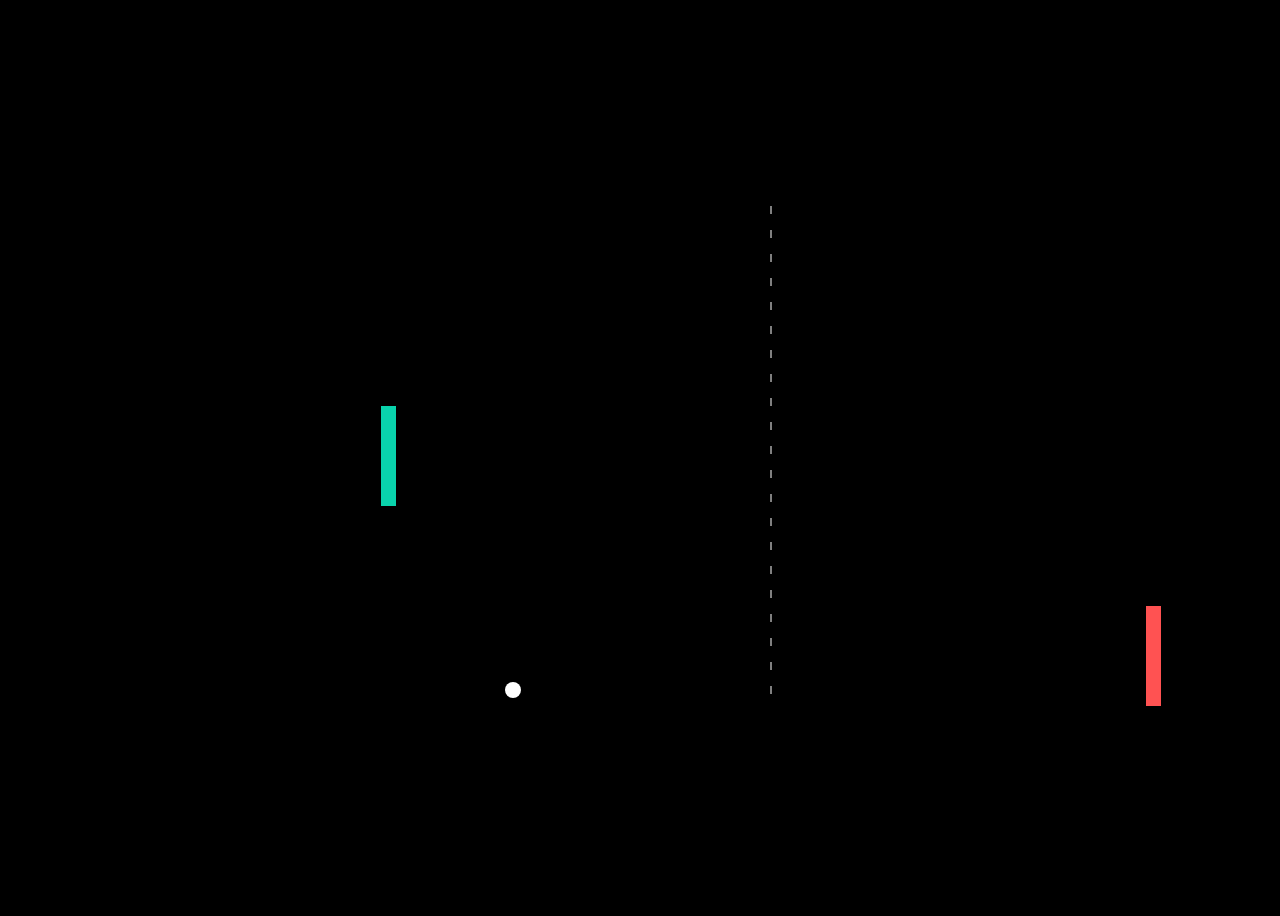
<file: index.html>
<!DOCTYPE html>
<html lang="en">
<head>
    <meta charset="UTF-8">
    <title>Simple Pong Game</title>
    <link rel="stylesheet" href="style.css">
</head>
<body>
    <h1>Simple Pong Game</h1>
    <div id="game-container">
        <canvas id="pong-canvas" width="800" height="500"></canvas>
    </div>
    <script src="game.js"></script>
</body>
</html>
</file>
<file: style.css>
body{
    display: flex;
    align-items: center;
    justify-content: center;
    height: 100vh;
    background-color: black;
}





.profile-card{
    background-color:beige ;
    width: 350px;
    height: 500px;
    border-radius: 5%;
    display: flex;
    align-items: center;
    flex-direction: column;
    
}


.image{
    width: 250px;
    height: 250px;
    border-radius: 50%;
    margin-top: 30px;
    border: 2px solid black;
    overflow: hidden;
}

img{
    width: 250px;
    height: 250px;
}


.social{
    background-color: grey;
    border-radius: 20px;
    width: 200px;
    height: 40px;
    align-items: end;
    margin-top: 50px;
    display: flex;
    align-items: center;
    justify-content: space-around;

}

button{
    margin-top: 30px;
    color: white;
    background-color: black;
    border: none;
    outline: none;
    border-radius: 5px;
    cursor: pointer;
    transition: all 0.3s ease-in;

}

button:hover{
    background-color: white;
    color: black;
}
button:active{
    scale: 200;
    animation: reverse;
}
label{
    color: red;
}
#toggle :checked ~ .profile-card{
    display: none;
}
</file>
